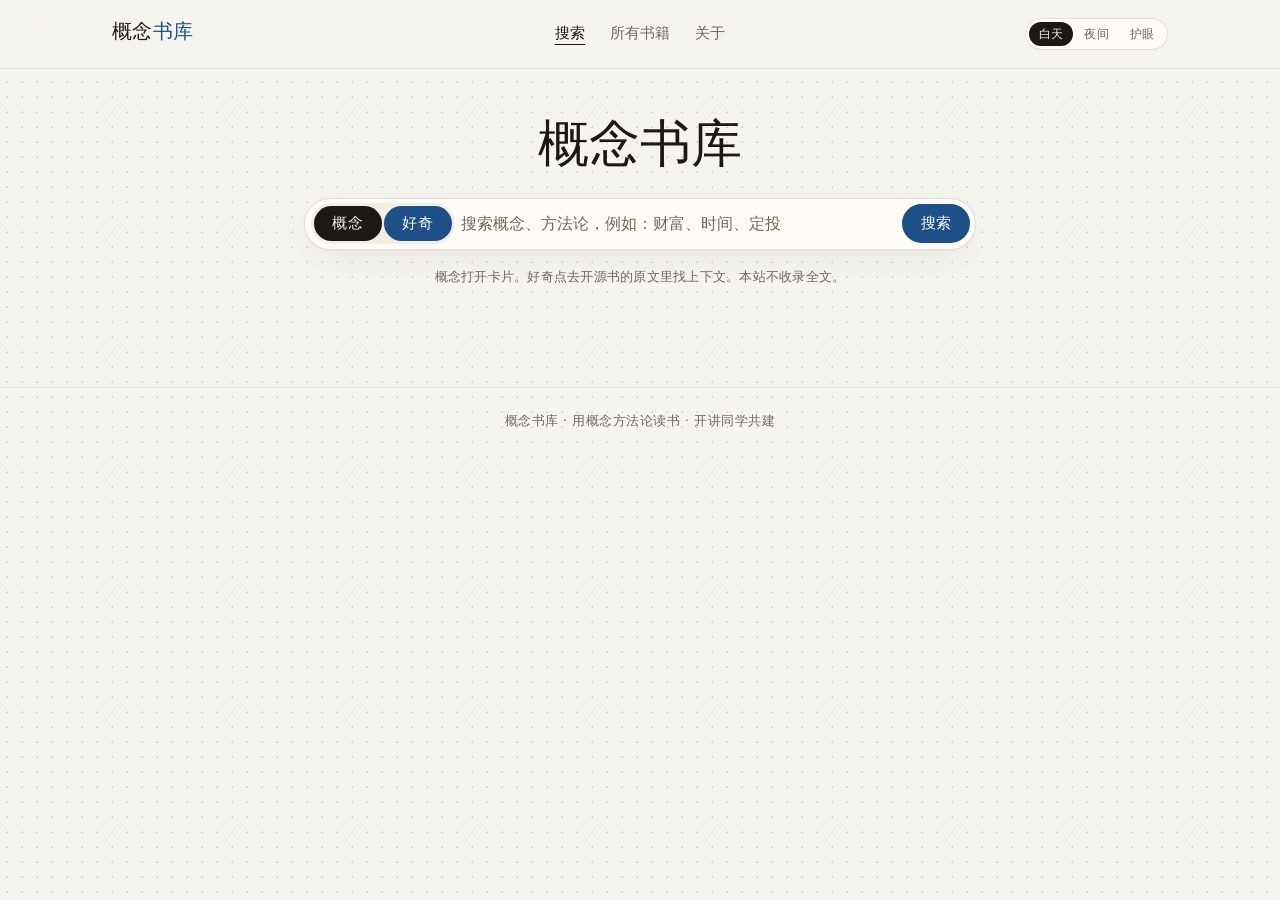
<file: index.html>
<!DOCTYPE html>
<html lang="zh-CN">
<head>
  <meta charset="utf-8">
  <meta name="viewport" content="width=device-width, initial-scale=1">
  <title>概念书库</title>
  <meta name="description" content="用概念与方法论读李笑来等书，并汇入开讲同学解读。">
  <script>
  (function () {
    var key = 'concept-lib:theme';
    var theme = 'day';
    try {
      var saved = localStorage.getItem(key);
      if (saved === 'day' || saved === 'night' || saved === 'paper') theme = saved;
      else if (window.matchMedia('(prefers-color-scheme: dark)').matches) theme = 'night';
    } catch (e) {}
    var root = document.documentElement;
    root.setAttribute('data-theme', theme);
    root.style.colorScheme = theme === 'night' ? 'dark' : 'light';
  })();
  </script>
  <link rel="stylesheet" href="assets/css/style.css?v=20261115g">
</head>
<body data-page="home">
  <a class="skip-link" href="#content">跳到内容</a>
  <header class="site-header">
    <div class="wrap nav">
      <a class="brand" href="index.html">概念<span>书库</span></a>
      <nav class="site-nav" aria-label="主导航">
        <ul class="nav-links" data-nav-links>
          <li><a href="index.html" class="active" aria-current="page">搜索</a></li>
          <li><a href="books.html">所有书籍</a></li>
          <li><a href="about.html">关于</a></li>
        </ul>
      </nav>
      <div class="theme-switch" role="radiogroup" aria-label="配色" data-theme-switch>
        <button type="button" role="radio" data-theme-choice="day" aria-checked="false">白天</button>
        <button type="button" role="radio" data-theme-choice="night" aria-checked="false">夜间</button>
        <button type="button" role="radio" data-theme-choice="paper" aria-label="护眼暖纸配色" aria-checked="false">护眼</button>
      </div>
    </div>
  </header>

  <main id="content">
    <section class="hero wrap">
      <h1>概念书库</h1>
      <div class="search-box" role="search">
        <div class="search-mode" role="radiogroup" aria-label="搜索方式">
          <button type="button" role="radio" data-search-mode="card" aria-checked="true">概念</button>
          <button type="button" role="radio" data-search-mode="curiosity" aria-checked="false">好奇</button>
        </div>
        <div class="search-field">
          <span class="search-hint" id="search-hint"><span class="hint-lead">搜索概念、方法论，</span><span class="hint-examples">例如：财富、时间、定投</span></span>
          <input type="search" data-search-input placeholder=" " aria-labelledby="search-hint">
        </div>
        <button type="button" data-search-btn>搜索</button>
      </div>
      <p class="usage-note">概念打开卡片。好奇点去开源书的原文里找上下文。本站不收录全文。</p>
      <p class="error-note" data-error></p>
    </section>

    <section class="results wrap">
      <p class="results-meta" data-results-meta></p>
      <div data-results></div>
    </section>
  </main>

  <footer class="site-footer">
    <div class="wrap">概念书库 · 用概念方法论读书 · 开讲同学共建</div>
  </footer>
  <script src="assets/js/app.js?v=20261115d"></script>
</body>
</html>
</file>
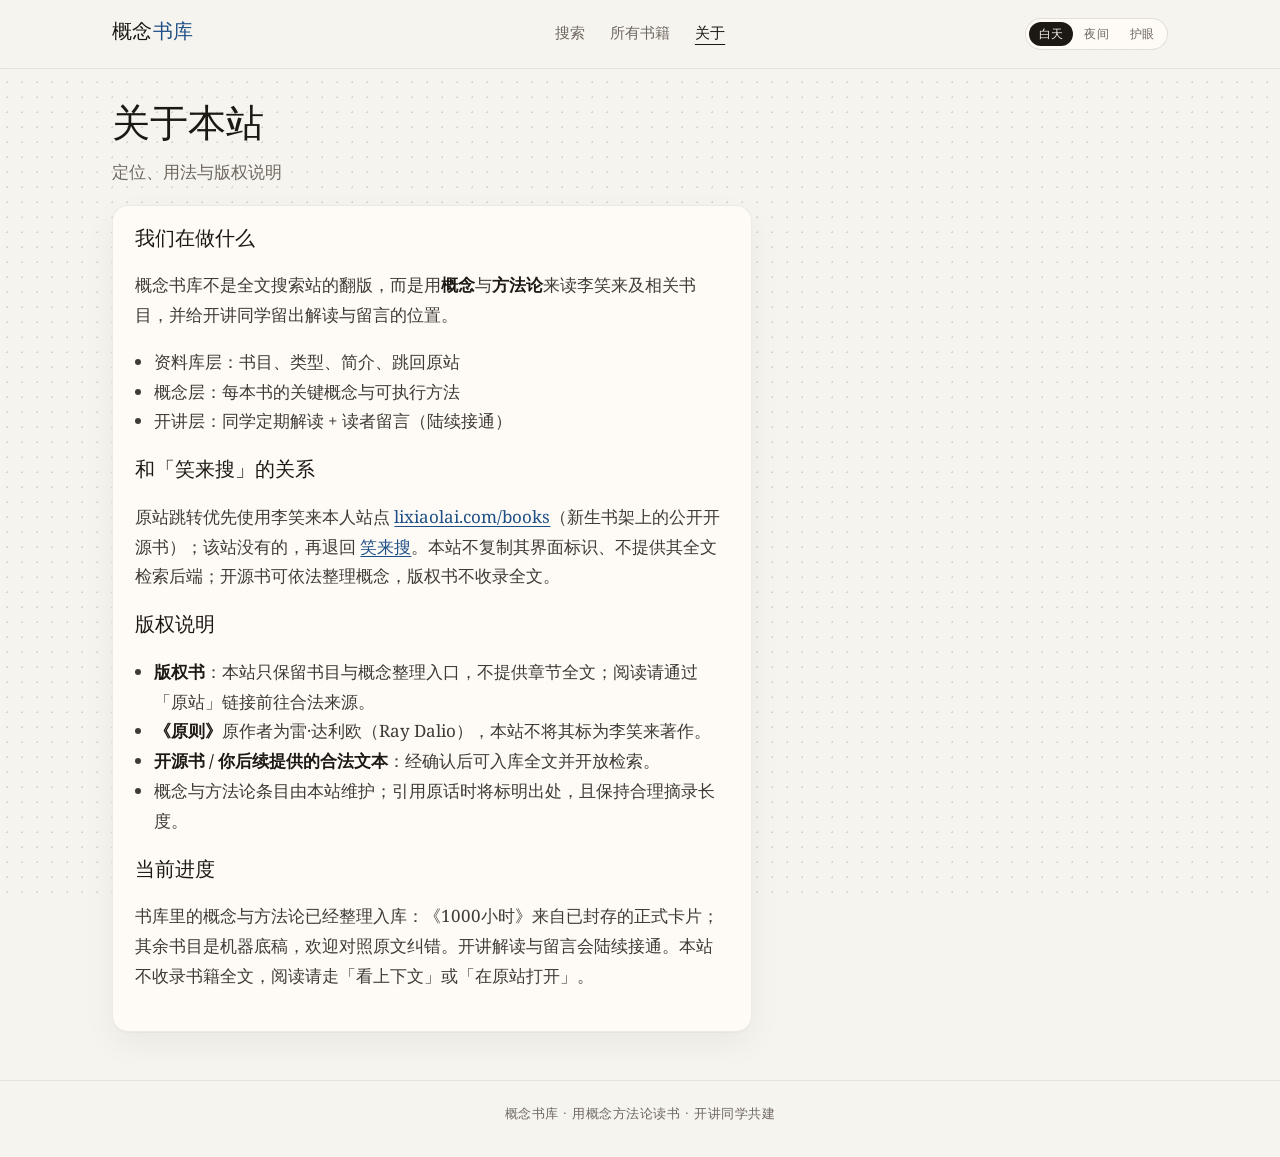
<file: about.html>
<!DOCTYPE html>
<html lang="zh-CN">
<head>
  <meta charset="utf-8">
  <meta name="viewport" content="width=device-width, initial-scale=1">
  <title>关于 · 概念书库</title>
  <script>
  (function () {
    var key = 'concept-lib:theme';
    var theme = 'day';
    try {
      var saved = localStorage.getItem(key);
      if (saved === 'day' || saved === 'night' || saved === 'paper') theme = saved;
      else if (window.matchMedia('(prefers-color-scheme: dark)').matches) theme = 'night';
    } catch (e) {}
    var root = document.documentElement;
    root.setAttribute('data-theme', theme);
    root.style.colorScheme = theme === 'night' ? 'dark' : 'light';
  })();
  </script>
  <link rel="stylesheet" href="assets/css/style.css?v=20261115g">
</head>
<body data-page="about">
  <a class="skip-link" href="#content">跳到内容</a>
  <header class="site-header">
    <div class="wrap nav">
      <a class="brand" href="index.html">概念<span>书库</span></a>
      <nav class="site-nav" aria-label="主导航">
        <ul class="nav-links" data-nav-links>
          <li><a href="index.html">搜索</a></li>
          <li><a href="books.html">所有书籍</a></li>
          <li><a href="about.html" class="active" aria-current="page">关于</a></li>
        </ul>
      </nav>
      <div class="theme-switch" role="radiogroup" aria-label="配色" data-theme-switch>
        <button type="button" role="radio" data-theme-choice="day" aria-checked="false">白天</button>
        <button type="button" role="radio" data-theme-choice="night" aria-checked="false">夜间</button>
        <button type="button" role="radio" data-theme-choice="paper" aria-label="护眼暖纸配色" aria-checked="false">护眼</button>
      </div>
    </div>
  </header>

  <main id="content" class="wrap">
    <div class="page-head">
      <h1>关于本站</h1>
      <p>定位、用法与版权说明</p>
    </div>
    <article class="prose">
      <h2>我们在做什么</h2>
      <p>概念书库不是全文搜索站的翻版，而是用<strong>概念</strong>与<strong>方法论</strong>来读李笑来及相关书目，并给开讲同学留出解读与留言的位置。</p>
      <ul>
        <li>资料库层：书目、类型、简介、跳回原站</li>
        <li>概念层：每本书的关键概念与可执行方法</li>
        <li>开讲层：同学定期解读 + 读者留言（陆续接通）</li>
      </ul>

      <h2>和「笑来搜」的关系</h2>
      <p>原站跳转优先使用李笑来本人站点 <a href="https://lixiaolai.com/books" target="_blank" rel="noopener">lixiaolai.com/books</a>（新生书架上的公开开源书）；该站没有的，再退回 <a href="https://xiaolai.co/search" target="_blank" rel="noopener">笑来搜</a>。本站不复制其界面标识、不提供其全文检索后端；开源书可依法整理概念，版权书不收录全文。</p>

      <h2>版权说明</h2>
      <ul>
        <li><strong>版权书</strong>：本站只保留书目与概念整理入口，不提供章节全文；阅读请通过「原站」链接前往合法来源。</li>
        <li><strong>《原则》</strong>原作者为雷·达利欧（Ray Dalio），本站不将其标为李笑来著作。</li>
        <li><strong>开源书 / 你后续提供的合法文本</strong>：经确认后可入库全文并开放检索。</li>
        <li>概念与方法论条目由本站维护；引用原话时将标明出处，且保持合理摘录长度。</li>
      </ul>

      <h2>当前进度</h2>
      <p>书库里的概念与方法论已经整理入库：《1000小时》来自已封存的正式卡片；其余书目是机器底稿，欢迎对照原文纠错。开讲解读与留言会陆续接通。本站不收录书籍全文，阅读请走「看上下文」或「在原站打开」。</p>
    </article>
  </main>

  <footer class="site-footer">
    <div class="wrap">概念书库 · 用概念方法论读书 · 开讲同学共建</div>
  </footer>
  <script src="assets/js/app.js?v=20261115d"></script>
</body>
</html>
</file>
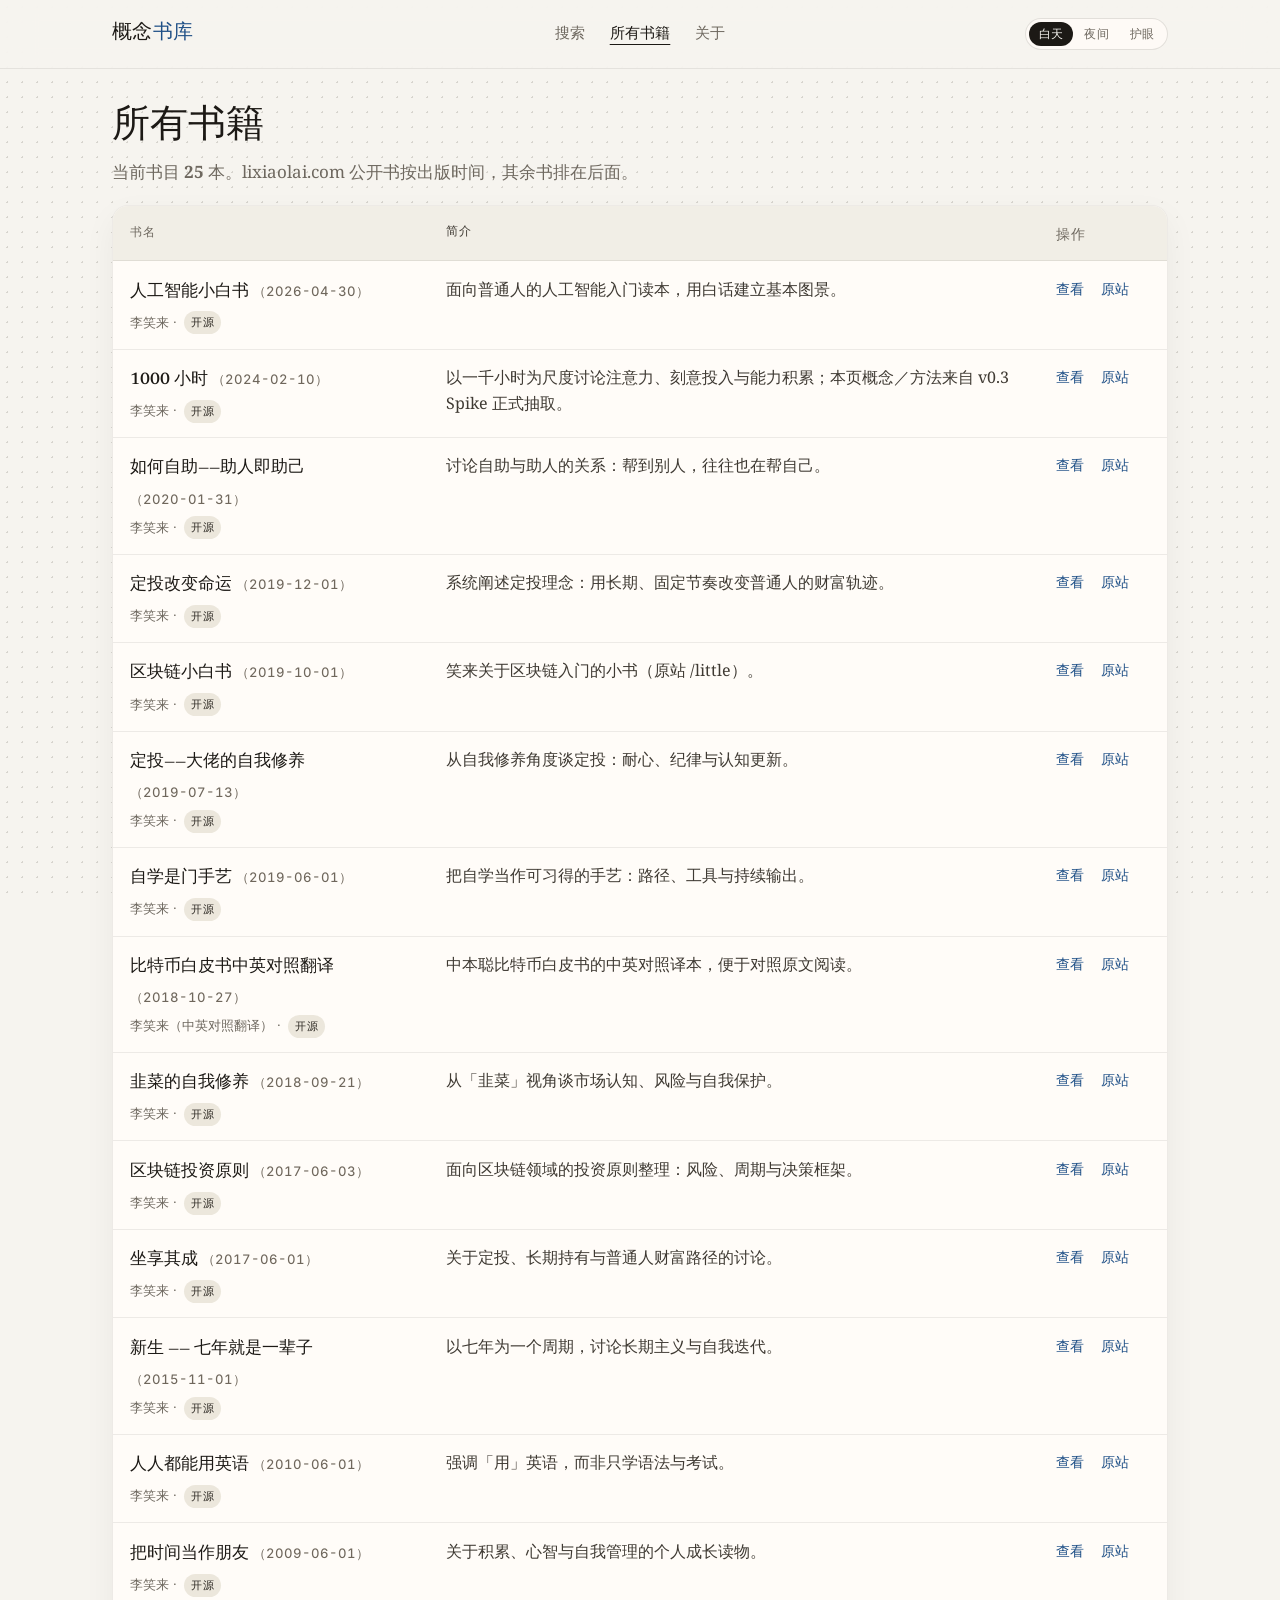
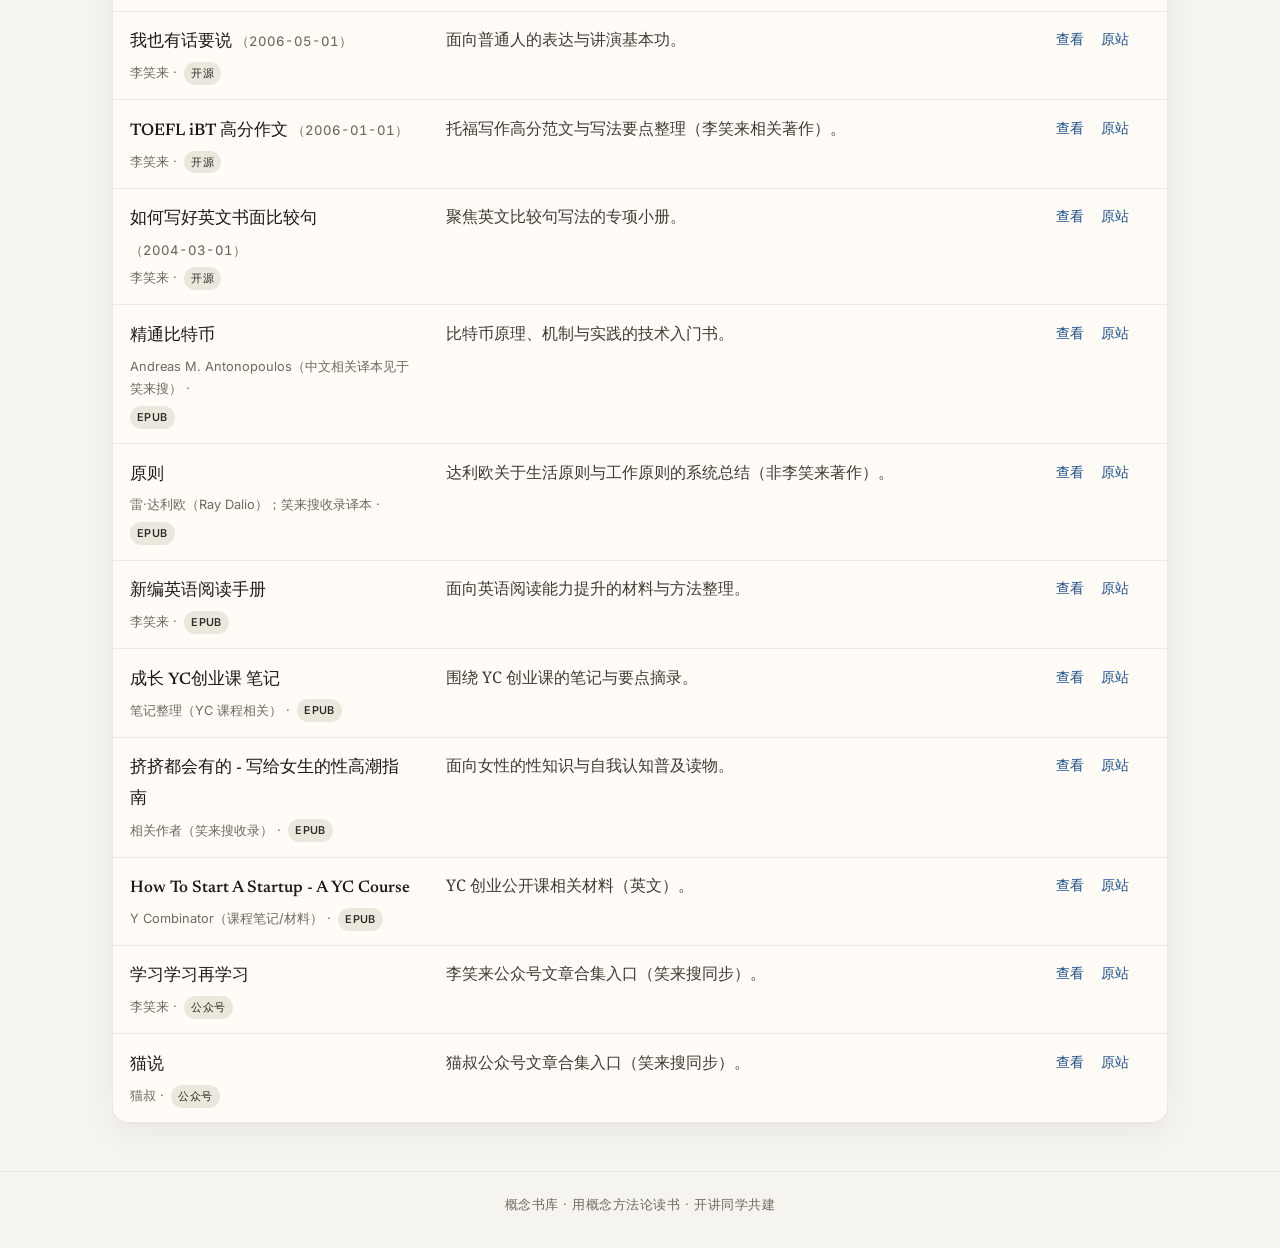
<file: books.html>
<!DOCTYPE html>
<html lang="zh-CN">
<head>
  <meta charset="utf-8">
  <meta name="viewport" content="width=device-width, initial-scale=1">
  <title>所有书籍 · 概念书库</title>
  <script>
  (function () {
    var key = 'concept-lib:theme';
    var theme = 'day';
    try {
      var saved = localStorage.getItem(key);
      if (saved === 'day' || saved === 'night' || saved === 'paper') theme = saved;
      else if (window.matchMedia('(prefers-color-scheme: dark)').matches) theme = 'night';
    } catch (e) {}
    var root = document.documentElement;
    root.setAttribute('data-theme', theme);
    root.style.colorScheme = theme === 'night' ? 'dark' : 'light';
  })();
  </script>
  <link rel="stylesheet" href="assets/css/style.css?v=20261115g">
</head>
<body data-page="books">
  <a class="skip-link" href="#content">跳到内容</a>
  <header class="site-header">
    <div class="wrap nav">
      <a class="brand" href="index.html">概念<span>书库</span></a>
      <nav class="site-nav" aria-label="主导航">
        <ul class="nav-links" data-nav-links>
          <li><a href="index.html">搜索</a></li>
          <li><a href="books.html" class="active" aria-current="page">所有书籍</a></li>
          <li><a href="about.html">关于</a></li>
        </ul>
      </nav>
      <div class="theme-switch" role="radiogroup" aria-label="配色" data-theme-switch>
        <button type="button" role="radio" data-theme-choice="day" aria-checked="false">白天</button>
        <button type="button" role="radio" data-theme-choice="night" aria-checked="false">夜间</button>
        <button type="button" role="radio" data-theme-choice="paper" aria-label="护眼暖纸配色" aria-checked="false">护眼</button>
      </div>
    </div>
  </header>

  <main id="content" class="wrap">
    <div class="page-head">
      <h1>所有书籍</h1>
      <p>当前书目 <strong data-book-count>—</strong> 本。lixiaolai.com 公开书按出版时间，其余书排在后面。</p>
      <p class="error-note" data-error></p>
    </div>
    <div class="book-list" data-book-grid></div>
  </main>

  <footer class="site-footer">
    <div class="wrap">概念书库 · 用概念方法论读书 · 开讲同学共建</div>
  </footer>
  <script src="assets/js/app.js?v=20261115d"></script>
</body>
</html>
</file>
<file: assets/css/style.css>
/*
  Latin webfonts are self-hosted subsets (SIL OFL). They contain no Chinese
  glyphs. Chinese text falls through to the system faces listed after them:
  PingFang SC, Microsoft YaHei, Hiragino Sans GB, Noto Sans CJK SC, Noto Sans SC.
  Do not treat Newsreader, Noto Serif, or Inter as Chinese fonts, and do not
  attach a CJK webfont here.
*/

@font-face {
  font-family: "Inter";
  font-style: normal;
  font-weight: 400 600;
  font-display: swap;
  src: url("../fonts/inter-latin.woff2") format("woff2");
  unicode-range: U+0000-00FF, U+0131, U+0152-0153, U+02BB-02BC, U+02C6, U+02DA, U+02DC, U+0304, U+0308, U+0329, U+2000-206F, U+20AC, U+2122, U+2191, U+2193, U+2212, U+2215, U+FEFF, U+FFFD;
}
@font-face {
  font-family: "Newsreader";
  font-style: normal;
  font-weight: 400 700;
  font-display: swap;
  src: url("../fonts/newsreader-latin.woff2") format("woff2");
  unicode-range: U+0000-00FF, U+0131, U+0152-0153, U+02BB-02BC, U+02C6, U+02DA, U+02DC, U+0304, U+0308, U+0329, U+2000-206F, U+20AC, U+2122, U+2191, U+2193, U+2212, U+2215, U+FEFF, U+FFFD;
}
@font-face {
  font-family: "Noto Serif";
  font-style: normal;
  font-weight: 400 700;
  font-display: swap;
  src: url("../fonts/noto-serif-latin.woff2") format("woff2");
  unicode-range: U+0000-00FF, U+0131, U+0152-0153, U+02BB-02BC, U+02C6, U+02DA, U+02DC, U+0304, U+0308, U+0329, U+2000-206F, U+20AC, U+2122, U+2191, U+2193, U+2212, U+2215, U+FEFF, U+FFFD;
}

:root {
  --sans: "Inter", "PingFang SC", "Microsoft YaHei", "Hiragino Sans GB", "Noto Sans CJK SC", "Noto Sans SC", sans-serif;
  --serif: "Newsreader", "PingFang SC", "Microsoft YaHei", "Hiragino Sans GB", "Noto Sans CJK SC", "Noto Sans SC", serif;
  --serif-body: "Noto Serif", "PingFang SC", "Microsoft YaHei", "Hiragino Sans GB", "Noto Sans CJK SC", "Noto Sans SC", serif;
  --max: 66rem;
  --radius: 16px;
  --radius-sm: 12px;
  --header-h: 4.25rem;
  color-scheme: light;
  --bg: #f6f4ef;
  --surface: #fffcf8;
  --surface-2: #f1eee6;
  --text: #1c1915;
  --text-soft: #3f3a33;
  --muted: #6e685f;
  --faint: #6f675c;
  --border: rgba(28, 25, 21, 0.12);
  --border-soft: rgba(28, 25, 21, 0.08);
  --accent: #1e4f86;
  --accent-hover: #163e6b;
  --accent-soft: rgba(30, 79, 134, 0.1);
  --on-accent: #ffffff;
  --mark: #f3e2a2;
  --dot: rgba(55, 46, 32, 0.16);
  --shadow: 0 1px 1px rgba(28, 25, 21, 0.03), 0 12px 32px rgba(28, 25, 21, 0.05);
  --header: rgba(246, 244, 239, 0.88);
  --sheet: #f7f4ee;
  --chip-bg: #ece7dc;
  --chip-text: #2c2822;
  --kaijiang: #8a5414;
  --kaijiang-bg: #f8edd8;
  --kaijiang-border: rgba(138, 84, 20, 0.35);
  --danger: #9f2d2d;
  --focus: #1e4f86;
  --backdrop: rgba(28, 24, 18, 0.38);
  --input: #fffcf8;
}

html[data-theme="night"] {
  color-scheme: dark;
  --bg: #121311;
  --surface: #1c1d1a;
  --surface-2: #272822;
  --text: #f3efe6;
  --text-soft: #e4ddd0;
  --muted: #c4baab;
  --faint: #b3a898;
  --border: rgba(243, 239, 230, 0.14);
  --border-soft: rgba(243, 239, 230, 0.09);
  --accent: #b9d2f6;
  --accent-hover: #d7e6fa;
  --accent-soft: rgba(185, 210, 246, 0.14);
  --on-accent: #12161c;
  --mark: #6d5a28;
  --dot: rgba(243, 236, 214, 0.11);
  --shadow: 0 1px 1px rgba(0, 0, 0, 0.35), 0 16px 36px rgba(0, 0, 0, 0.32);
  --header: rgba(18, 19, 17, 0.88);
  --sheet: #161714;
  --chip-bg: #2e2f29;
  --chip-text: #f3efe6;
  --kaijiang: #e2b56a;
  --kaijiang-bg: #3a2e1a;
  --kaijiang-border: rgba(226, 181, 106, 0.45);
  --danger: #f0a8a4;
  --focus: #b9d2f6;
  --backdrop: rgba(0, 0, 0, 0.58);
  --input: #141513;
}

html[data-theme="paper"] {
  color-scheme: light;
  --bg: #f4ead6;
  --surface: #fbf6ea;
  --surface-2: #efe3cb;
  --text: #3a3126;
  --text-soft: #4e4336;
  --muted: #6a5844;
  --faint: #6e5c46;
  --border: rgba(74, 52, 24, 0.16);
  --border-soft: rgba(74, 52, 24, 0.1);
  --accent: #8a4520;
  --accent-hover: #6e3518;
  --accent-soft: rgba(138, 69, 32, 0.12);
  --on-accent: #fffaf3;
  --mark: #efd089;
  --dot: rgba(92, 62, 24, 0.15);
  --shadow: 0 1px 1px rgba(74, 52, 24, 0.04), 0 12px 28px rgba(74, 52, 24, 0.06);
  --header: rgba(244, 234, 214, 0.9);
  --sheet: #f7edd9;
  --chip-bg: #eadcc0;
  --chip-text: #3a3126;
  --kaijiang: #8a4e12;
  --kaijiang-bg: #f4e1b8;
  --kaijiang-border: rgba(138, 78, 18, 0.35);
  --danger: #8f2e24;
  --focus: #8a4520;
  --backdrop: rgba(62, 42, 18, 0.36);
  --input: #fffaf1;
}

* { box-sizing: border-box; }
html { scroll-behavior: smooth; }
[hidden] { display: none !important; }

body {
  margin: 0;
  font-family: var(--serif-body);
  font-size: 1.0625rem;
  font-weight: 400;
  line-height: 1.75;
  letter-spacing: 0;
  color: var(--text);
  background-color: var(--bg);
  background-image: radial-gradient(var(--dot) 1px, transparent 1px);
  background-size: 15px 15px;
  background-attachment: fixed;
  min-height: 100vh;
  text-rendering: optimizeLegibility;
  -webkit-font-smoothing: antialiased;
}
body.panel-open { overflow: hidden; }

::selection { background: var(--mark); color: var(--text); }
:focus { outline: none; }
:focus-visible {
  outline: 2px solid var(--focus);
  outline-offset: 3px;
}

a { color: var(--accent); text-decoration-thickness: 1px; text-underline-offset: 0.18em; }
a:hover { color: var(--accent-hover); }

.skip-link {
  position: absolute;
  left: 1rem;
  top: -4rem;
  z-index: 100;
  padding: .4rem .75rem;
  background: var(--text);
  color: var(--bg);
  font-family: var(--sans);
  font-size: .85rem;
  text-decoration: none;
  border-radius: 999px;
}
.skip-link:focus { top: .6rem; }

.wrap {
  width: min(100% - 2rem, var(--max));
  margin-inline: auto;
}

h1, h2, h3, .brand {
  font-family: var(--serif);
  font-optical-sizing: auto;
  font-weight: 560;
  letter-spacing: 0;
  line-height: 1.25;
  text-wrap: balance;
}

/* Header: brand, always-visible nav, palette */
.site-header {
  position: sticky;
  top: 0;
  z-index: 30;
  background: var(--header);
  border-bottom: 1px solid var(--border-soft);
  backdrop-filter: saturate(140%) blur(16px);
  -webkit-backdrop-filter: saturate(140%) blur(16px);
}
.nav {
  display: grid;
  grid-template-columns: 1fr auto 1fr;
  align-items: center;
  gap: .75rem 1rem;
  min-height: var(--header-h);
  padding: .35rem 0;
}
.brand {
  justify-self: start;
  color: var(--text);
  text-decoration: none;
  font-size: 1.22rem;
  font-weight: 500;
  letter-spacing: 0.02em;
  line-height: 1;
}
.brand:hover { color: var(--text); text-decoration: none; }
.brand span { color: var(--accent); font-weight: 500; }

.site-nav { justify-self: center; }
.nav-links {
  display: flex;
  align-items: center;
  gap: .1rem;
  list-style: none;
  margin: 0;
  padding: 0;
}
.nav-links a {
  display: inline-flex;
  align-items: center;
  padding: .4rem .72rem .46rem;
  color: var(--muted);
  font-family: var(--sans);
  font-size: .92rem;
  font-weight: 500;
  line-height: 1.2;
  letter-spacing: 0.01em;
  text-decoration: none;
  border-radius: 999px;
}
.nav-links a:hover {
  color: var(--text);
  text-decoration: none;
}
.nav-links a.active,
.nav-links a[aria-current="page"] {
  color: var(--text);
  text-decoration: underline;
  text-decoration-thickness: 1px;
  text-underline-offset: .42em;
}

.theme-switch {
  justify-self: end;
  display: inline-flex;
  align-items: center;
  gap: 2px;
  padding: 3px;
  border: 1px solid var(--border);
  border-radius: 999px;
  background: color-mix(in srgb, var(--surface) 88%, transparent);
}
.theme-switch button {
  appearance: none;
  border: 0;
  background: transparent;
  color: var(--muted);
  font-family: var(--sans);
  font-size: .78rem;
  font-weight: 500;
  letter-spacing: 0.04em;
  line-height: 1;
  padding: .38rem .58rem;
  border-radius: 999px;
  cursor: pointer;
  white-space: nowrap;
}
.theme-switch button:hover { color: var(--text); }
html[data-theme="day"] .theme-switch [data-theme-choice="day"],
html[data-theme="night"] .theme-switch [data-theme-choice="night"],
html[data-theme="paper"] .theme-switch [data-theme-choice="paper"],
html:not([data-theme]) .theme-switch [data-theme-choice="day"] {
  background: var(--text);
  color: var(--bg);
}
.theme-switch button[aria-checked="true"] {
  background: var(--text);
  color: var(--bg);
}

/* Home */
.hero {
  padding: 3.25rem 0 1.25rem;
  text-align: center;
}
.hero.wrap { width: min(100% - 2rem, 42rem); }
.hero h1 {
  margin: 0 0 1.2rem;
  font-size: clamp(2.2rem, 6vw, 3.2rem);
  font-weight: 500;
  line-height: 1.12;
}
.usage-note {
  margin: .95rem auto 0;
  max-width: 36rem;
  color: var(--faint);
  font-size: .8rem;
  font-weight: 400;
  line-height: 1.75;
  letter-spacing: 0.02em;
}
.usage-note .keep { white-space: nowrap; }
@media (min-width: 521px) {
  .usage-note .note-break { display: none; }
}
.search-box {
  display: flex;
  align-items: center;
  gap: .4rem;
  margin: 0 auto;
  background: var(--surface);
  border: 1px solid var(--border);
  border-radius: 999px;
  padding: .3rem .3rem .3rem .35rem;
  box-shadow: var(--shadow);
}
.search-mode {
  display: inline-flex;
  flex: 0 0 auto;
  gap: 2px;
  padding: 3px;
  border-radius: 999px;
  background: var(--surface-2);
}
.search-mode button {
  appearance: none;
  border: 0;
  background: transparent;
  color: var(--muted);
  font-family: var(--sans);
  font-size: .82rem;
  font-weight: 550;
  letter-spacing: .04em;
  line-height: 1;
  min-height: 2.15rem;
  padding: .4rem .72rem;
  border-radius: 999px;
  cursor: pointer;
  white-space: nowrap;
}
.search-mode button:hover { color: var(--text); }
.search-mode button[aria-checked="true"] {
  background: var(--text);
  color: var(--bg);
}
.search-box:focus-within {
  border-color: var(--accent);
  box-shadow: 0 0 0 4px var(--accent-soft);
}
.search-field {
  position: relative;
  flex: 1 1 auto;
  min-width: 0;
}
.search-hint {
  display: block;
  margin: 0;
  padding: .45rem .15rem .45rem 0;
  color: var(--faint);
  font-family: var(--serif-body);
  font-size: 1.02rem;
  line-height: 1.45;
  text-align: left;
  pointer-events: none;
}
.hint-lead,
.hint-examples { display: inline; }
.search-box input {
  position: absolute;
  inset: 0;
  width: 100%;
  height: 100%;
  min-width: 0;
  border: 0;
  outline: none;
  background: transparent;
  color: var(--text);
  font-family: var(--serif-body);
  font-size: 1.02rem;
  line-height: 1.45;
  padding: .45rem .15rem .45rem 0;
}
.search-box input::placeholder { color: transparent; opacity: 0; }
.search-field:has(input:not(:placeholder-shown)) .search-hint { display: none; }
.search-field:has(input:not(:placeholder-shown)) input {
  position: relative;
  inset: auto;
  height: auto;
  min-height: 2.7rem;
}
.search-box input:focus,
.search-box input:focus-visible { outline: none; box-shadow: none; }
.search-box button {
  border: 0;
  border-radius: 999px;
  background: var(--accent);
  color: var(--on-accent);
  font-family: var(--sans);
  font-size: .92rem;
  font-weight: 550;
  letter-spacing: 0.04em;
  padding: .62rem 1.15rem;
  cursor: pointer;
  white-space: nowrap;
}
.search-box button:hover { background: var(--accent-hover); }
.search-box button:focus-visible { outline-offset: 2px; }

.results { padding: .35rem 0 3rem; }
.results.wrap { width: min(100% - 2rem, 46rem); }
.results-meta {
  margin: 0 0 .8rem;
  color: var(--muted);
  font-family: var(--sans);
  font-size: .84rem;
  letter-spacing: 0.02em;
}
.result-item {
  background: var(--surface);
  border: 1px solid var(--border-soft);
  border-radius: var(--radius);
  padding: .95rem 1.1rem 1rem;
  margin-bottom: .7rem;
  box-shadow: var(--shadow);
}
.result-item h3 {
  margin: 0 0 .2rem;
  font-size: 1.18rem;
  font-weight: 560;
  line-height: 1.35;
  overflow: hidden;
  display: -webkit-box;
  -webkit-line-clamp: 2;
  -webkit-box-orient: vertical;
}
.result-item h3 a { color: var(--text); text-decoration: none; }
.result-item h3 a:hover { color: var(--accent); }
.result-item .meta {
  color: var(--muted);
  font-family: var(--sans);
  font-size: .78rem;
  letter-spacing: 0.03em;
  margin-bottom: .35rem;
}
.result-item .snippet {
  margin: 0;
  color: var(--text-soft);
  font-size: .98rem;
  line-height: 1.7;
}
.result-item mark,
mark {
  background: var(--mark);
  color: inherit;
  padding: 0 .12em;
  border-radius: 2px;
}
.result-actions {
  display: flex;
  flex-wrap: wrap;
  align-items: center;
  gap: .1rem 1rem;
  margin-top: .25rem;
}
.result-context,
.result-book-link {
  display: inline-flex;
  align-items: center;
  min-height: 44px;
  font-family: var(--sans);
  font-size: .9rem;
  font-weight: 500;
}
.result-book-link { color: var(--muted); font-weight: 450; }
.result-book-link:hover { color: var(--accent); }
.result-group { margin: 0 0 1.35rem; }
.result-group h2 {
  display: flex;
  align-items: baseline;
  gap: .4rem;
  margin: 0 0 .45rem;
  font-size: 1.12rem;
  font-weight: 560;
}
.empty-state {
  text-align: center;
  color: var(--muted);
  padding: 2rem 1rem;
}
.error-note { color: var(--danger); margin: .85rem 0 0; }

/* Books */
.page-head { padding: 2.1rem 0 1.15rem; }
.page-head h1 {
  margin: 0 0 .4rem;
  font-size: clamp(1.85rem, 3vw, 2.45rem);
  font-weight: 500;
}
.page-head p {
  margin: 0;
  color: var(--muted);
  max-width: 40rem;
}
.book-list { margin: 0 0 3rem; }
.book-table-wrap {
  background: var(--surface);
  border: 1px solid var(--border-soft);
  border-radius: var(--radius);
  overflow: auto;
  box-shadow: var(--shadow);
}
.book-table {
  width: 100%;
  border-collapse: collapse;
  font-size: 1rem;
}
.book-table th,
.book-table td {
  padding: .9rem 1.05rem;
  border-bottom: 1px solid var(--border-soft);
  vertical-align: top;
  text-align: left;
}
.book-table th {
  background: var(--surface-2);
  color: var(--muted);
  font-family: var(--sans);
  font-weight: 550;
  font-size: .75rem;
  letter-spacing: 0.06em;
  white-space: nowrap;
}
.book-table tbody tr:last-child td { border-bottom: none; }
.book-table tbody tr:hover { background: color-mix(in srgb, var(--surface-2) 55%, transparent); }
.book-title {
  font-family: var(--serif);
  font-weight: 560;
  font-size: 1.05rem;
  color: var(--text);
  text-decoration: none;
}
.book-title:hover { color: var(--accent); }
.book-year {
  color: var(--faint);
  font-family: var(--sans);
  font-weight: 450;
  font-size: .82rem;
  font-variant-numeric: tabular-nums;
  white-space: nowrap;
}
.book-sub {
  margin-top: .28rem;
  color: var(--muted);
  font-family: var(--sans);
  font-size: .8rem;
  display: flex;
  flex-wrap: wrap;
  align-items: center;
  gap: .35rem .45rem;
}
.book-table .col-title { width: 30%; min-width: 12rem; }
.book-table .col-summary { color: var(--text-soft); line-height: 1.65; }
.book-table .col-actions {
  width: 8rem;
  white-space: nowrap;
  font-family: var(--sans);
  font-size: .9rem;
}
.book-table .col-actions a {
  margin-right: .85rem;
  font-weight: 500;
  text-decoration: none;
}
.book-table .col-actions a:last-child { margin-right: 0; }
.book-table .col-actions a:hover { text-decoration: underline; }

.chip {
  display: inline-block;
  font-family: var(--sans);
  font-size: .68rem;
  font-weight: 550;
  letter-spacing: 0.04em;
  padding: .12rem .45rem;
  border-radius: 999px;
  background: var(--chip-bg);
  color: var(--chip-text);
  vertical-align: middle;
}
.chip-epub, .chip-wechat, .chip-open {
  background: var(--chip-bg);
  color: var(--chip-text);
}

/* Book detail */
.detail { padding: 2rem 0 3.5rem; }
.detail-hero {
  display: grid;
  grid-template-columns: 7.25rem 1fr;
  gap: 1.35rem 1.5rem;
  align-items: start;
  padding: 0 0 1.6rem;
  margin-bottom: 1.6rem;
  border-bottom: 1px solid var(--border-soft);
}
.cover-placeholder {
  width: 7.25rem;
  height: 9.4rem;
  border-radius: 14px;
  background: linear-gradient(165deg, var(--surface-2), var(--chip-bg));
  color: var(--text);
  font-family: var(--sans);
  font-weight: 550;
  font-size: .72rem;
  letter-spacing: 0.06em;
  display: flex;
  align-items: center;
  justify-content: center;
  text-align: center;
  padding: .5rem;
  box-shadow: inset 0 0 0 1px var(--border-soft);
}
.detail-hero h1 {
  margin: .45rem 0 .2rem;
  font-size: clamp(1.85rem, 3.4vw, 2.5rem);
  font-weight: 500;
  line-height: 1.18;
}
.meta-line {
  margin: 0 0 .75rem;
  color: var(--muted);
  font-family: var(--sans);
  font-size: .88rem;
  letter-spacing: 0.01em;
}
.detail-summary {
  margin: 0;
  max-width: 40rem;
  color: var(--text-soft);
  font-size: 1.05rem;
  line-height: 1.75;
}
.book-actions {
  display: flex;
  flex-wrap: wrap;
  gap: .5rem;
  margin-top: 1.05rem;
}

.section {
  padding: 0 0 2.15rem;
  margin: 0 0 1.35rem;
  border-bottom: 1px solid var(--border-soft);
}
.section:last-child { border-bottom: none; }
.section-head h2,
.section h2 {
  display: flex;
  align-items: center;
  gap: .5rem;
  margin: 0 0 .3rem;
  padding: 0;
  border: 0;
  font-size: 1.45rem;
  font-weight: 560;
}
.section-hint {
  margin: 0 0 1.05rem;
  color: var(--muted);
  font-size: .95rem;
}
.count-pill {
  display: inline;
  min-width: 0;
  height: auto;
  padding: 0;
  border-radius: 0;
  background: none;
  color: var(--faint);
  font-family: var(--sans);
  font-size: .82rem;
  font-weight: 450;
  font-variant-numeric: tabular-nums;
  letter-spacing: 0.04em;
}
.section-quiet .section-head h2 { font-size: 1.2rem; color: var(--text-soft); }
.placeholder-note { margin: 0; color: var(--muted); font-size: .98rem; }

.concept-tiles {
  display: grid;
  grid-template-columns: repeat(4, minmax(0, 1fr));
  gap: .6rem;
}
.concept-tile {
  appearance: none;
  display: flex;
  align-items: flex-start;
  gap: .45rem;
  width: 100%;
  min-height: 4.75rem;
  padding: .85rem .85rem .8rem;
  text-align: left;
  background: var(--surface);
  border: 1px solid var(--border-soft);
  border-radius: var(--radius-sm);
  color: var(--text);
  font: inherit;
  cursor: pointer;
  box-shadow: 0 1px 0 rgba(0, 0, 0, 0.01);
}
.concept-tile:hover {
  border-color: var(--border);
  background: color-mix(in srgb, var(--surface) 70%, var(--surface-2));
}
.concept-tile.is-current {
  border-color: color-mix(in srgb, var(--accent) 48%, var(--border));
  background: var(--accent-soft);
}
.concept-tile:active { transform: translateY(1px); }
.concept-tile-index,
.concept-sheet-index {
  font-family: var(--sans);
  font-weight: 450;
  font-variant-numeric: tabular-nums;
  font-feature-settings: "tnum" 1;
  letter-spacing: 0.04em;
  color: var(--faint);
}
.concept-tile-index {
  flex: 0 0 auto;
  min-width: 1.35rem;
  margin-top: .12rem;
  font-size: .75rem;
  line-height: 1.35;
}
.concept-tile-main { flex: 1 1 auto; min-width: 0; }
.concept-tile-name {
  display: block;
  overflow: visible;
  white-space: normal;
  overflow-wrap: break-word;
  font-family: var(--serif);
  font-size: .98rem;
  font-weight: 540;
  letter-spacing: 0;
  line-height: 1.45;
}
.concept-tile-count {
  flex: 0 0 auto;
  margin-left: auto;
  font-family: var(--sans);
  font-size: .68rem;
  font-variant-numeric: tabular-nums;
  color: var(--muted);
  background: var(--surface-2);
  border-radius: 999px;
  padding: .12rem .4rem;
}

/* Slide-over */
.concept-backdrop {
  position: fixed;
  inset: 0;
  background: var(--backdrop);
  z-index: 80;
  animation: fadeIn .2s ease;
}
.concept-sheet {
  position: fixed;
  top: 0;
  right: 0;
  z-index: 90;
  height: 100%;
  width: min(440px, 100%);
  display: flex;
  flex-direction: column;
  background: var(--sheet);
  color: var(--text);
  box-shadow: -16px 0 48px rgba(0, 0, 0, 0.16);
  transform: translateX(104%);
  transition: transform .28s cubic-bezier(.22, 1, .36, 1);
}
.concept-sheet.is-open { transform: translateX(0); }
.concept-sheet-head {
  position: sticky;
  top: 0;
  padding: 1.05rem 1.2rem .85rem;
  border-bottom: 1px solid var(--border-soft);
  background: color-mix(in srgb, var(--sheet) 92%, transparent);
  backdrop-filter: blur(12px);
}
.concept-sheet-index {
  margin: 0 2rem .1rem 0;
  font-size: .78rem;
}
.concept-sheet-head h2 {
  margin: .1rem 2rem 0 0;
  font-size: 1.45rem;
  font-weight: 560;
  line-height: 1.25;
}
.sheet-close {
  position: absolute;
  top: .9rem;
  right: .9rem;
  width: 1.85rem;
  height: 1.85rem;
  border: 0;
  border-radius: 999px;
  background: var(--surface-2);
  color: var(--text);
  font-size: .85rem;
  line-height: 1;
  cursor: pointer;
}
.sheet-close:hover { background: var(--chip-bg); }
.concept-sheet-body {
  overflow: auto;
  padding: 1.15rem 1.2rem 2.5rem;
  display: grid;
  gap: 1.35rem;
}
.panel-block { display: grid; gap: .55rem; }
.panel-section-label-row {
  display: flex;
  align-items: baseline;
  justify-content: space-between;
  gap: .75rem;
}
.panel-section-label {
  margin: 0;
  font-family: var(--sans);
  font-size: .74rem;
  font-weight: 600;
  letter-spacing: 0.08em;
  color: var(--muted);
}
.panel-muted { font-family: var(--sans); font-size: .8rem; color: var(--muted); }
.panel-excerpt {
  margin: 0;
  padding: .95rem 1rem;
  background: var(--surface);
  border: 1px solid var(--border-soft);
  border-radius: var(--radius-sm);
  color: var(--text);
  font-family: var(--serif-body);
  font-size: 1.02rem;
  font-style: normal;
  line-height: 1.75;
}
.context-link {
  font-family: var(--sans);
  font-size: .86rem;
  font-weight: 550;
  color: var(--accent);
  text-decoration: none;
  white-space: nowrap;
}
.context-link:hover { text-decoration: underline; }
.panel-write {
  padding-top: .4rem;
  border-top: 1px solid var(--border-soft);
}
.panel-user {
  display: flex;
  align-items: center;
  justify-content: space-between;
  gap: .75rem;
  font-family: var(--sans);
  font-size: .9rem;
  color: var(--text-soft);
}
.linkish {
  appearance: none;
  border: 0;
  background: none;
  padding: 0;
  color: var(--accent);
  font: inherit;
  font-family: var(--sans);
  font-size: .85rem;
  cursor: pointer;
}
.linkish:hover { text-decoration: underline; }

.register-form,
.interpret-form,
.suggest-form {
  display: grid;
  gap: .55rem;
}
.register-form input[type="text"],
.interpret-form textarea,
.suggest-form input,
.suggest-form textarea,
.comment-form input,
.comment-form textarea {
  width: 100%;
  border: 1px solid var(--border);
  border-radius: 12px;
  padding: .7rem .85rem;
  background: var(--input);
  color: var(--text);
  font: inherit;
  font-size: 1rem;
  line-height: 1.55;
}
textarea { min-height: 6.5rem; resize: vertical; }
input:focus-visible,
textarea:focus-visible {
  outline: none;
  border-color: var(--accent);
  box-shadow: 0 0 0 3px var(--accent-soft);
}
::placeholder { color: var(--faint); opacity: 1; }
input, textarea { accent-color: var(--accent); }

.round-row {
  display: flex;
  flex-wrap: wrap;
  gap: .4rem .8rem;
  align-items: center;
  font-family: var(--sans);
  font-size: .88rem;
  color: var(--text-soft);
}
.round-label { color: var(--muted); }
.round-opt { display: inline-flex; gap: .3rem; align-items: center; cursor: pointer; }
.check-kaijiang {
  display: inline-flex;
  gap: .4rem;
  align-items: center;
  font-family: var(--sans);
  font-size: .88rem;
  color: var(--text-soft);
}
.register-prompt-note {
  margin: .05rem 0 0;
  font-family: var(--sans);
  font-size: .78rem;
  color: var(--faint);
  line-height: 1.45;
}
.practice-frame,
.practice-hint {
  margin: 0;
  color: var(--muted);
  font-size: .9rem;
  line-height: 1.6;
}
.practice-frame { max-width: 28rem; }
.practice-chips { display: flex; flex-wrap: wrap; gap: .4rem; }
.practice-chip {
  appearance: none;
  border: 1px solid var(--border);
  background: var(--surface);
  color: var(--text);
  border-radius: 999px;
  padding: .38rem .75rem;
  font-family: var(--sans);
  font-size: .82rem;
  font-weight: 500;
  cursor: pointer;
}
.practice-chip:hover { background: var(--surface-2); }
.practice-chip.is-active {
  background: var(--text);
  border-color: var(--text);
  color: var(--bg);
}
.practice-prompt {
  margin: .15rem 0 0;
  font-family: var(--sans);
  font-size: .92rem;
  font-weight: 550;
  color: var(--text);
}
.practice-tag,
.badge-kaijiang,
.visit-tag {
  display: inline-block;
  font-family: var(--sans);
  font-size: .68rem;
  font-weight: 550;
  letter-spacing: 0.02em;
  padding: .1rem .42rem;
  border-radius: 999px;
}
.practice-tag { background: var(--surface-2); color: var(--muted); }
.badge-kaijiang { background: var(--kaijiang); color: var(--on-accent); }
.visit-tag { background: var(--kaijiang-bg); color: var(--kaijiang); }
.practice-group { margin-bottom: .75rem; }
.practice-group-title {
  margin: 0 0 .35rem;
  font-family: var(--sans);
  font-size: .75rem;
  font-weight: 600;
  letter-spacing: 0.04em;
  color: var(--muted);
}
.thread-item {
  border: 1px solid var(--border-soft);
  border-radius: 12px;
  padding: .75rem .85rem;
  margin-bottom: .5rem;
  background: var(--surface);
}
.thread-item.is-kaijiang {
  border-color: var(--kaijiang-border);
  background: var(--kaijiang-bg);
}
.thread-item header {
  display: flex;
  flex-wrap: wrap;
  gap: .3rem .5rem;
  align-items: center;
  margin-bottom: .28rem;
  font-family: var(--sans);
  font-size: .8rem;
}
.thread-item time {
  margin-left: auto;
  color: var(--muted);
  font-variant-numeric: tabular-nums;
}
.thread-item p { margin: 0; font-size: .98rem; line-height: 1.65; }
.thread-empty { margin: 0; color: var(--muted); font-size: .92rem; }

.suggest-quiet { margin-top: 1rem; }
.suggest-bar,
.suggest-actions { display: flex; flex-wrap: wrap; gap: .45rem; }
.suggest-box {
  margin-top: .7rem;
  padding: 1rem;
  border: 1px solid var(--border-soft);
  border-radius: var(--radius-sm);
  background: var(--surface);
}
.suggest-item {
  font-size: .92rem;
  padding: .5rem .65rem;
  background: var(--input);
  border: 1px solid var(--border-soft);
  border-radius: 10px;
}
.suggest-item em { color: var(--muted); font-style: normal; }
.suggest-list { margin-top: .7rem; display: grid; gap: .35rem; }
.context-hits { margin-top: .75rem; }
.context-hit-list {
  list-style: none;
  margin: 0 0 .75rem;
  padding: 0;
  display: grid;
  gap: .4rem;
}
.context-hit-list li {
  padding: .55rem .7rem;
  border: 1px solid var(--border-soft);
  border-radius: 10px;
  background: var(--surface-2);
}
.context-hit-list p {
  margin: .25rem 0 0;
  font-size: .84rem;
  color: var(--muted);
}
.hit-kind {
  font-family: var(--sans);
  font-size: .7rem;
  color: var(--muted);
  margin-right: .3rem;
}

.btn {
  display: inline-flex;
  align-items: center;
  justify-content: center;
  gap: .3rem;
  padding: .48rem 1rem;
  border-radius: 999px;
  border: 1px solid transparent;
  background: transparent;
  color: var(--text);
  font-family: var(--sans);
  font-size: .9rem;
  font-weight: 550;
  letter-spacing: 0.01em;
  line-height: 1.2;
  text-decoration: none;
  cursor: pointer;
}
.btn:hover { text-decoration: none; }
.btn-primary { background: var(--accent); color: var(--on-accent); }
.btn-primary:hover { background: var(--accent-hover); color: var(--on-accent); }
.btn-ghost { border-color: var(--border); color: var(--text); background: transparent; }
.btn-ghost:hover { background: var(--surface-2); color: var(--text); }
.btn-sm { padding: .4rem .85rem; font-size: .84rem; }
.register-form .btn,
.interpret-form .btn,
.suggest-form .btn { justify-self: start; }

/* About */
.prose {
  max-width: 40rem;
  background: color-mix(in srgb, var(--surface) 90%, transparent);
  border: 1px solid var(--border-soft);
  border-radius: var(--radius);
  padding: 1.35rem 1.4rem 1.5rem;
  margin-bottom: 3rem;
  box-shadow: var(--shadow);
}
.prose h2 { margin: 1.45rem 0 .4rem; font-size: 1.28rem; }
.prose h2:first-child { margin-top: 0; }
.prose p, .prose li { color: var(--text-soft); }
.prose ul { padding-left: 1.15rem; }
.prose strong { color: var(--text); font-weight: 600; }

.site-footer {
  border-top: 1px solid var(--border-soft);
  padding: 1.35rem 0 2rem;
  color: var(--muted);
  font-family: var(--sans);
  font-size: .8rem;
  letter-spacing: 0.04em;
  text-align: center;
}

@keyframes fadeIn {
  from { opacity: 0; }
  to { opacity: 1; }
}

@media (max-width: 980px) {
  .concept-tiles { grid-template-columns: repeat(3, minmax(0, 1fr)); }
}
@media (max-width: 760px) {
  .nav {
    grid-template-columns: 1fr auto;
    grid-template-areas: "brand theme" "links links";
    align-items: center;
    row-gap: .2rem;
    min-height: 0;
    padding: .55rem 0 .4rem;
  }
  .brand { grid-area: brand; font-size: 1.12rem; }
  .theme-switch { grid-area: theme; }
  .site-nav { grid-area: links; justify-self: stretch; }
  .nav-links { width: 100%; justify-content: flex-start; gap: .15rem; }
  .nav-links a {
    padding: .42rem .55rem .5rem;
    font-size: .92rem;
  }
  .theme-switch button { padding: .4rem .5rem; font-size: .75rem; }
  .hero { padding: 1.45rem 0 .4rem; }
  .hero h1 { margin-bottom: .95rem; font-size: 2.05rem; }
  .usage-note {
    margin-top: .8rem;
    font-size: .78rem;
    line-height: 1.7;
    letter-spacing: 0.01em;
  }
  .page-head { padding: 1.25rem 0 .85rem; }
  .detail { padding-top: 1.25rem; }
  .detail-hero { grid-template-columns: 5.5rem 1fr; gap: .9rem; }
  .cover-placeholder { width: 5.5rem; height: 7.15rem; }
  .concept-tiles { grid-template-columns: repeat(2, minmax(0, 1fr)); }
  .book-table thead { display: none; }
  .book-table, .book-table tbody, .book-table tr, .book-table td { display: block; width: 100%; }
  .book-table tr { padding: .9rem 1rem 1rem; border-bottom: 1px solid var(--border-soft); }
  .book-table td { border: 0; padding: .15rem 0; }
  .book-table .col-title,
  .book-table .col-actions { width: auto; min-width: 0; }
  .book-table .col-actions { margin-top: .4rem; }
  .book-table tbody tr:hover { background: transparent; }
}
@media (max-width: 520px) {
  .concept-sheet {
    top: auto;
    bottom: 0;
    width: 100%;
    height: min(92vh, 100%);
    border-radius: 18px 18px 0 0;
    transform: translateY(104%);
  }
  .concept-sheet.is-open { transform: translateY(0); }
  .search-box {
    flex-direction: column;
    align-items: stretch;
    border-radius: 18px;
    padding: .7rem .75rem .6rem;
    gap: .45rem;
  }
  .search-field { flex: 1 1 auto; }
  .search-hint {
    display: flex;
    flex-direction: column;
    align-items: flex-start;
    gap: .1rem;
    padding-right: 0;
  }
  .search-box button { width: 100%; }
  .search-mode { display: grid; grid-template-columns: 1fr 1fr; }
  .search-mode button { min-height: 44px; }
}
@media (max-width: 380px) {
  .concept-tiles { grid-template-columns: 1fr; }
  .nav-links a { padding-inline: .4rem; }
}

/* Companion rail on book pages. Reading column keeps the 66rem measure. */
body[data-page="book"] {
  --rail: 22.75rem;
  --rail-gap: 1.35rem;
  --detail-max: 66rem;
}
body.companion-open { overflow: hidden; }
.detail-layout { display: block; }
.detail-main { min-width: 0; container: reading / inline-size; }
.companion-slot { min-width: 0; }

.companion {
  position: sticky;
  top: calc(var(--header-h) + .75rem);
  z-index: 85;
  display: flex;
  flex-direction: column;
  max-height: calc(100vh - var(--header-h) - 2.75rem);
  background: color-mix(in srgb, var(--surface) 94%, transparent);
  border: 1px solid var(--border-soft);
  border-radius: 18px;
  box-shadow: var(--shadow);
  overflow: hidden;
}
.companion-sheet {
  display: flex;
  flex-direction: column;
  min-height: 0;
  flex: 1 1 auto;
}
.companion-handle { display: none; }
.companion-scrim { display: none; }
.companion-tabs {
  display: grid;
  grid-template-columns: repeat(3, minmax(0, 1fr));
  flex: 0 0 auto;
  border-bottom: 1px solid var(--border-soft);
  background: color-mix(in srgb, var(--surface) 88%, transparent);
}
.companion-tab {
  position: relative;
  display: inline-flex;
  align-items: center;
  justify-content: center;
  gap: .35rem;
  min-height: 44px;
  margin: 0;
  padding: .4rem .35rem .45rem;
  border: 0;
  border-radius: 0;
  background: transparent;
  color: var(--muted);
  font-family: var(--sans);
  font-size: .92rem;
  font-weight: 550;
  letter-spacing: .06em;
  line-height: 1;
  cursor: pointer;
  box-shadow: inset 0 -2px 0 transparent;
}
.companion-tab:hover { color: var(--text); }
.companion-tab[aria-selected="true"] {
  color: var(--text);
  box-shadow: inset 0 -2px 0 var(--text);
}
.tab-dot {
  width: .34rem;
  height: .34rem;
  border-radius: 50%;
  background: var(--accent);
}
.companion-panels {
  overflow: auto;
  min-height: 0;
  flex: 1 1 auto;
  padding: .95rem 1rem 1.25rem;
  overscroll-behavior: contain;
}
.companion-lead {
  margin: 0;
  color: var(--muted);
  font-size: .92rem;
  line-height: 1.65;
}
.companion-lead + .companion-lead { margin-top: .15rem; }
.passage-read { max-width: 38rem; }
.passage-kicker {
  margin: 0 0 .35rem;
  font-family: var(--sans);
  font-size: .74rem;
  font-weight: 600;
  letter-spacing: 0.08em;
  color: var(--muted);
}
.passage-read h1 {
  margin: 0 0 .45rem;
  font-size: clamp(1.7rem, 3vw, 2.25rem);
  font-weight: 500;
  overflow-wrap: anywhere;
}
.passage-body {
  margin: 1rem 0 .7rem;
  padding: 0;
  border: 0;
  color: var(--text);
  font-family: var(--serif-body);
  font-size: 1.06rem;
  font-style: normal;
  line-height: 1.85;
}
.passage-note {
  margin: 0 0 1rem;
  color: var(--faint);
  font-family: var(--sans);
  font-size: .78rem;
  letter-spacing: .02em;
}
.outline-list { list-style: none; margin: .35rem 0 0; padding: 0; }
.outline-hit {
  display: flex;
  align-items: baseline;
  gap: .45rem;
  min-height: 44px;
  padding: .4rem .15rem;
  border-bottom: 1px solid var(--border-soft);
  color: var(--text);
  text-decoration: none;
  font-family: var(--serif);
  font-size: .98rem;
  line-height: 1.45;
}
.outline-hit:hover { color: var(--accent); text-decoration: none; }
.outline-hit.is-current { color: var(--accent); }
.outline-hit span { color: var(--faint); font-family: var(--sans); font-size: .75rem; font-variant-numeric: tabular-nums; }
.companion-title {
  margin: .1rem 0 .35rem;
  font-family: var(--serif);
  font-size: 1.28rem;
  font-weight: 560;
  line-height: 1.3;
}
.companion-kicker {
  margin: 0 0 .2rem;
  font-family: var(--sans);
  font-size: .74rem;
  font-weight: 600;
  letter-spacing: 0.08em;
  color: var(--muted);
}
.companion-section { margin-top: 1.15rem; }
.companion-section h3,
.map-group h3,
.recap-block h3:not(.companion-title) {
  display: flex;
  align-items: baseline;
  gap: .4rem;
  margin: 0 0 .4rem;
  font-size: 1.02rem;
  font-weight: 560;
}
.map-group { margin: 1.05rem 0 .15rem; }
.map-group:first-of-type { margin-top: .85rem; }
.map-row {
  display: grid;
  grid-template-columns: minmax(0, 1fr) auto;
  align-items: center;
  border-bottom: 1px solid var(--border-soft);
}
.map-row:last-child { border-bottom: 0; }
.map-hit,
.related-hit,
.index-hit {
  appearance: none;
  display: grid;
  grid-template-columns: 1.55rem minmax(0, 1fr);
  gap: .1rem .4rem;
  width: 100%;
  min-height: 44px;
  margin: 0;
  padding: .45rem .15rem;
  border: 0;
  border-radius: 10px;
  background: transparent;
  color: var(--text);
  font: inherit;
  text-align: left;
  cursor: pointer;
}
.map-index,
.related-index {
  font-family: var(--sans);
  font-size: .75rem;
  font-weight: 450;
  font-variant-numeric: tabular-nums;
  letter-spacing: .04em;
  color: var(--faint);
  padding-top: .28rem;
}
.map-copy { min-width: 0; }
.map-name-row {
  display: flex;
  align-items: baseline;
  gap: .4rem;
}
.map-name,
.related-name,
.index-name,
.companion-title {
  word-break: keep-all;
  overflow-wrap: break-word;
}
.map-name,
.related-name,
.index-name {
  display: block;
  font-family: var(--serif);
  font-size: .98rem;
  font-weight: 540;
  line-height: 1.45;
}
.map-name { flex: 1 1 auto; min-width: 0; }
.map-gloss {
  display: -webkit-box;
  margin-top: .05rem;
  color: var(--muted);
  font-family: var(--serif-body);
  font-size: .84rem;
  line-height: 1.5;
  overflow: hidden;
  -webkit-line-clamp: 1;
  -webkit-box-orient: vertical;
}
.map-count,
.index-count {
  font-family: var(--sans);
  font-size: .68rem;
  font-variant-numeric: tabular-nums;
  color: var(--muted);
  background: var(--surface-2);
  border-radius: 999px;
  padding: .12rem .4rem;
}
.map-row.is-current .map-hit,
.related-hit:hover,
.map-hit:hover,
.index-hit:hover {
  background: color-mix(in srgb, var(--surface-2) 80%, transparent);
}
.map-row.is-current .map-hit { background: var(--accent-soft); }
.companion .context-link {
  display: inline-flex;
  align-items: center;
  min-height: 44px;
  padding: 0 .2rem;
}
.quick-actions {
  display: flex;
  flex-wrap: wrap;
  gap: .4rem;
  margin: .85rem 0 0;
}
@media (min-width: 1240px) {
  .companion .quick-actions {
    display: grid;
    grid-template-columns: 1fr;
  }
  .companion .quick-action { justify-content: flex-start; border-radius: 12px; }
}
.quick-action {
  display: inline-flex;
  align-items: center;
  justify-content: center;
  min-height: 44px;
  padding: .35rem .8rem;
  border: 1px solid var(--border);
  border-radius: 999px;
  background: transparent;
  color: var(--text);
  font-family: var(--sans);
  font-size: .82rem;
  font-weight: 550;
  letter-spacing: .01em;
  line-height: 1.2;
  text-decoration: none;
  cursor: pointer;
}
.quick-action:hover {
  background: var(--surface-2);
  color: var(--text);
  text-decoration: none;
}
.quick-action:disabled {
  opacity: .42;
  cursor: default;
}
.related-hit {
  grid-template-columns: 1.55rem minmax(0, 1fr);
  border-bottom: 1px solid var(--border-soft);
  border-radius: 0;
}
.related-list .related-hit:last-child { border-bottom: 0; }
.passage-card {
  margin: 0 0 .5rem;
  padding: .7rem .8rem .55rem;
  background: var(--surface);
  border: 1px solid var(--border-soft);
  border-radius: 12px;
}
.passage-heading {
  margin: 0;
  color: var(--muted);
  font-family: var(--sans);
  font-size: .76rem;
  letter-spacing: .03em;
  line-height: 1.45;
}
.passage-card p {
  margin: .3rem 0 .15rem;
  color: var(--text-soft);
  font-size: .95rem;
  line-height: 1.7;
}
.companion .panel-excerpt { font-size: .98rem; }
.recap-block + .recap-block {
  margin-top: 1.15rem;
  padding-top: 1.05rem;
  border-top: 1px solid var(--border-soft);
}
.companion .practice-chip,
.companion .btn,
.companion-close {
  min-height: 44px;
}
.companion .practice-chips { margin-top: .15rem; }
.recap-notes { margin-top: .75rem; }
.recap-notes:empty { display: none; }
.index-hit {
  grid-template-columns: minmax(0, 1fr) auto;
  align-items: center;
  border-bottom: 1px solid var(--border-soft);
  border-radius: 0;
}
.index-hit > span:first-child { min-width: 0; }
.index-kind {
  display: block;
  color: var(--faint);
  font-family: var(--sans);
  font-size: .72rem;
  letter-spacing: .04em;
}
.index-snippet {
  display: block;
  margin-top: .12rem;
  color: var(--muted);
  font-size: .84rem;
  line-height: 1.45;
  overflow: hidden;
  white-space: nowrap;
  text-overflow: ellipsis;
}

@media (min-width: 1240px) {
  body[data-page="book"] { --detail-max: calc(66rem + var(--rail) + var(--rail-gap)); }
  body[data-page="book"] .detail.wrap {
    width: min(100% - 2.5rem, var(--detail-max));
  }
  body[data-page="book"] .detail-layout:has(.companion) {
    display: grid;
    grid-template-columns: minmax(0, 1fr) var(--rail);
    column-gap: var(--rail-gap);
    align-items: start;
  }
  body[data-page="book"] .concept-sheet {
    --side: max(1.25rem, calc((100vw - min(100vw - 2.5rem, var(--detail-max))) / 2));
    right: calc(var(--side) + var(--rail) + var(--rail-gap));
    width: min(23.5rem, calc(min(100vw - 2.5rem, var(--detail-max)) - var(--rail) - var(--rail-gap) - 2.5rem));
  }
  body[data-page="book"] .concept-sheet:not(.is-open) {
    transform: translateX(calc(100% + var(--side) + var(--rail) + var(--rail-gap) + 1rem));
    pointer-events: none;
  }
  body[data-page="book"] .concept-sheet.is-open { transform: translateX(0); }
}

@container reading (max-width: 920px) and (min-width: 700px) {
  .concept-tiles { grid-template-columns: repeat(3, minmax(0, 1fr)); }
}

@media (max-width: 1239px) {
  body[data-page="book"]:has(.companion) {
    padding-bottom: calc(3.65rem + env(safe-area-inset-bottom));
  }
  .companion-slot { height: 0; overflow: visible; }
  .companion {
    position: fixed;
    left: 0;
    right: 0;
    bottom: 0;
    top: auto;
    z-index: 95;
    max-height: none;
    height: auto;
    display: flex;
    flex-direction: column-reverse;
    border: 0;
    border-radius: 0;
    background: transparent;
    box-shadow: none;
    overflow: visible;
  }
  .companion-sheet {
    display: none;
    max-height: min(72vh, 36rem);
    background: var(--sheet);
    color: var(--text);
    border: 1px solid var(--border-soft);
    border-bottom: 0;
    border-radius: 18px 18px 0 0;
    box-shadow: var(--shadow);
  }
  .companion.is-open .companion-sheet { display: flex; }
  .companion-handle {
    display: flex;
    align-items: center;
    justify-content: space-between;
    gap: .5rem;
    padding: .1rem .25rem .1rem .95rem;
    border-bottom: 1px solid var(--border-soft);
  }
  .companion-handle-title {
    font-family: var(--sans);
    font-size: .78rem;
    font-weight: 550;
    letter-spacing: .08em;
    color: var(--muted);
  }
  .companion-close {
    appearance: none;
    min-width: 44px;
    padding: .4rem .85rem;
    border: 0;
    background: transparent;
    color: var(--muted);
    font-family: var(--sans);
    font-size: .88rem;
    cursor: pointer;
  }
  .companion-close:hover { color: var(--text); }
  .companion-tabs {
    background: var(--header);
    border-top: 1px solid var(--border);
    border-bottom: 0;
    padding-bottom: env(safe-area-inset-bottom);
    backdrop-filter: saturate(140%) blur(16px);
    -webkit-backdrop-filter: saturate(140%) blur(16px);
  }
  .companion-tab[aria-selected="true"] { box-shadow: inset 0 2px 0 var(--text); }
  .companion-scrim {
    display: block;
    position: fixed;
    inset: 0;
    z-index: 94;
    background: var(--backdrop);
  }
  body[data-page="book"] .concept-sheet {
    top: 0;
    bottom: calc(3.55rem + env(safe-area-inset-bottom));
    height: auto;
  }
}
@media (max-width: 520px) {
  body[data-page="book"] .concept-sheet {
    top: auto;
    height: min(78vh, calc(100% - 3.55rem - env(safe-area-inset-bottom)));
  }
}

@media (prefers-reduced-motion: reduce) {
  html { scroll-behavior: auto; }
  .concept-sheet { transition: none; }
  .concept-backdrop { animation: none; }
  .concept-tile:active { transform: none; }
}
</file>
